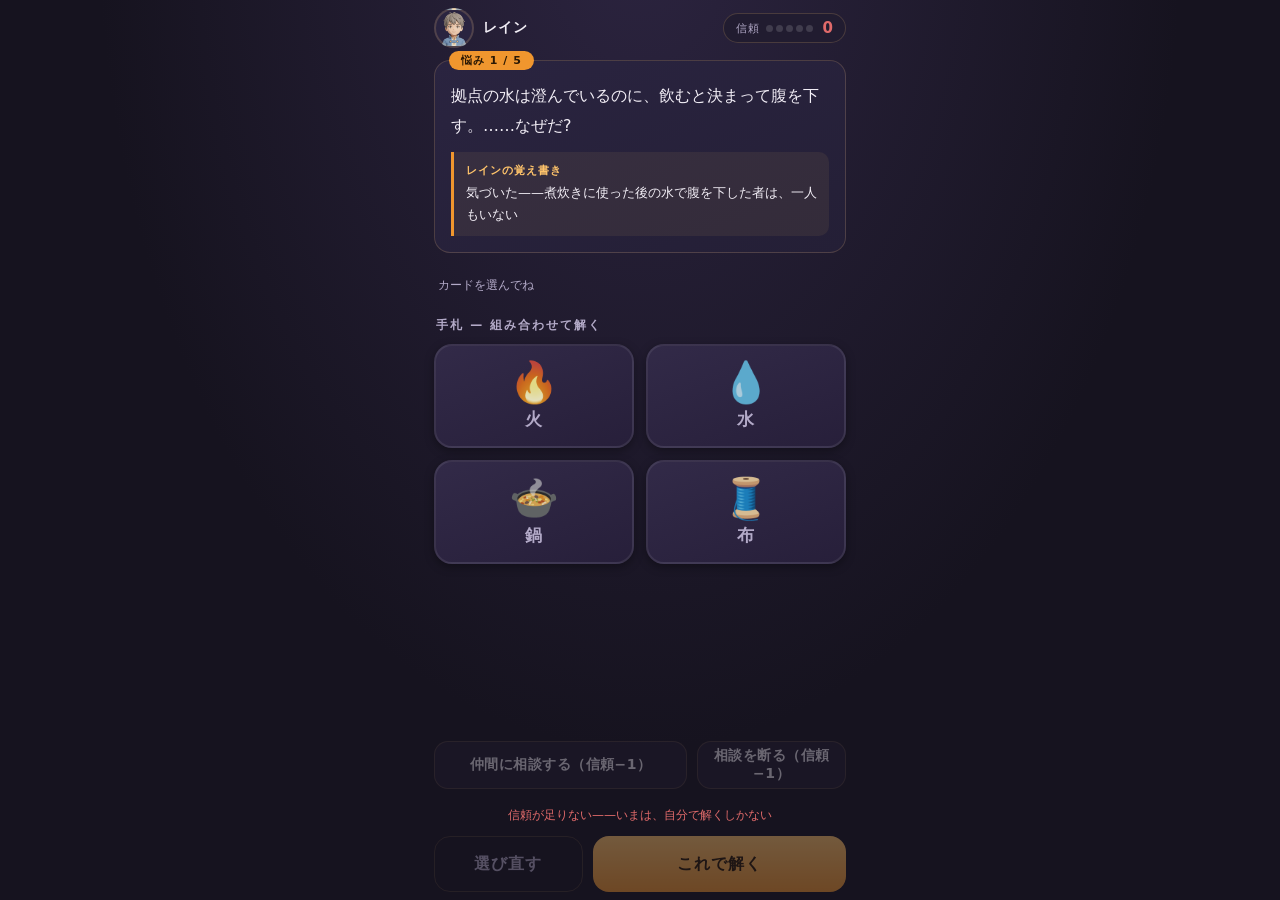
<file: index.html>
<!DOCTYPE html>
<html lang="ja">
<head>
<meta charset="UTF-8">
<meta name="viewport" content="width=device-width, initial-scale=1.0, viewport-fit=cover, user-scalable=no">
<meta name="theme-color" content="#1a1726">
<title>灯火の街リーザ（仮）— カードパズル</title>
<link rel="stylesheet" href="css/style.css">
</head>
<body>
<div id="app">

  <!-- ヘッダ：レインと信頼ゲージ -->
  <header id="topbar">
    <div id="who">
      <span id="face" aria-hidden="true"></span>
      <span id="who-name">レイン</span>
    </div>
    <div id="trust" aria-label="信頼">
      <span id="trust-label">信頼</span>
      <span id="trust-pips" aria-hidden="true"></span>
      <span id="trust-val">0</span>
    </div>
  </header>

  <!-- 仲間加入などの地の文（ある問題のみ） -->
  <p id="lead" hidden></p>

  <!-- 悩み -->
  <section id="problem">
    <div id="problem-tag">悩み</div>
    <p id="problem-text"></p>
    <!-- 観察メモ（無料・常時表示） -->
    <p id="observe"><span id="observe-label">レインの覚え書き</span><span id="observe-text"></span></p>
  </section>

  <!-- 仲間の声（相談ヒント。出た分だけ積み上がる） -->
  <section id="hints" aria-live="polite"></section>

  <!-- 選択中（レシピ） -->
  <section id="recipe" aria-live="polite">
    <span id="recipe-hint">カードを選んでね</span>
    <div id="recipe-chips"></div>
  </section>

  <!-- 手札 -->
  <main id="hand-area">
    <h2 id="hand-head">手札 — 組み合わせて解く</h2>
    <ul id="hand"></ul>
  </main>

  <!-- 相談・撤退（いずれも信頼を消費。足りなければ無効） -->
  <section id="assist">
    <button type="button" id="btn-hint">仲間に相談する</button>
    <button type="button" id="btn-decline">相談を断る</button>
  </section>
  <p id="assist-note" hidden></p>

  <!-- 操作バー -->
  <nav id="actionbar">
    <button type="button" id="btn-clear" disabled>選び直す</button>
    <button type="button" id="btn-solve" disabled>これで解く</button>
  </nav>

</div>

<!-- 結果オーバーレイ -->
<div id="result" hidden>
  <div id="result-card" role="dialog" aria-modal="true">
    <div id="result-mark"></div>
    <h3 id="result-title"></h3>
    <p id="result-text"></p>
    <div id="result-trust"></div>
    <button type="button" id="result-next"></button>
  </div>
</div>

<script src="js/data.js"></script>
<script src="js/main.js"></script>
</body>
</html>
</file>
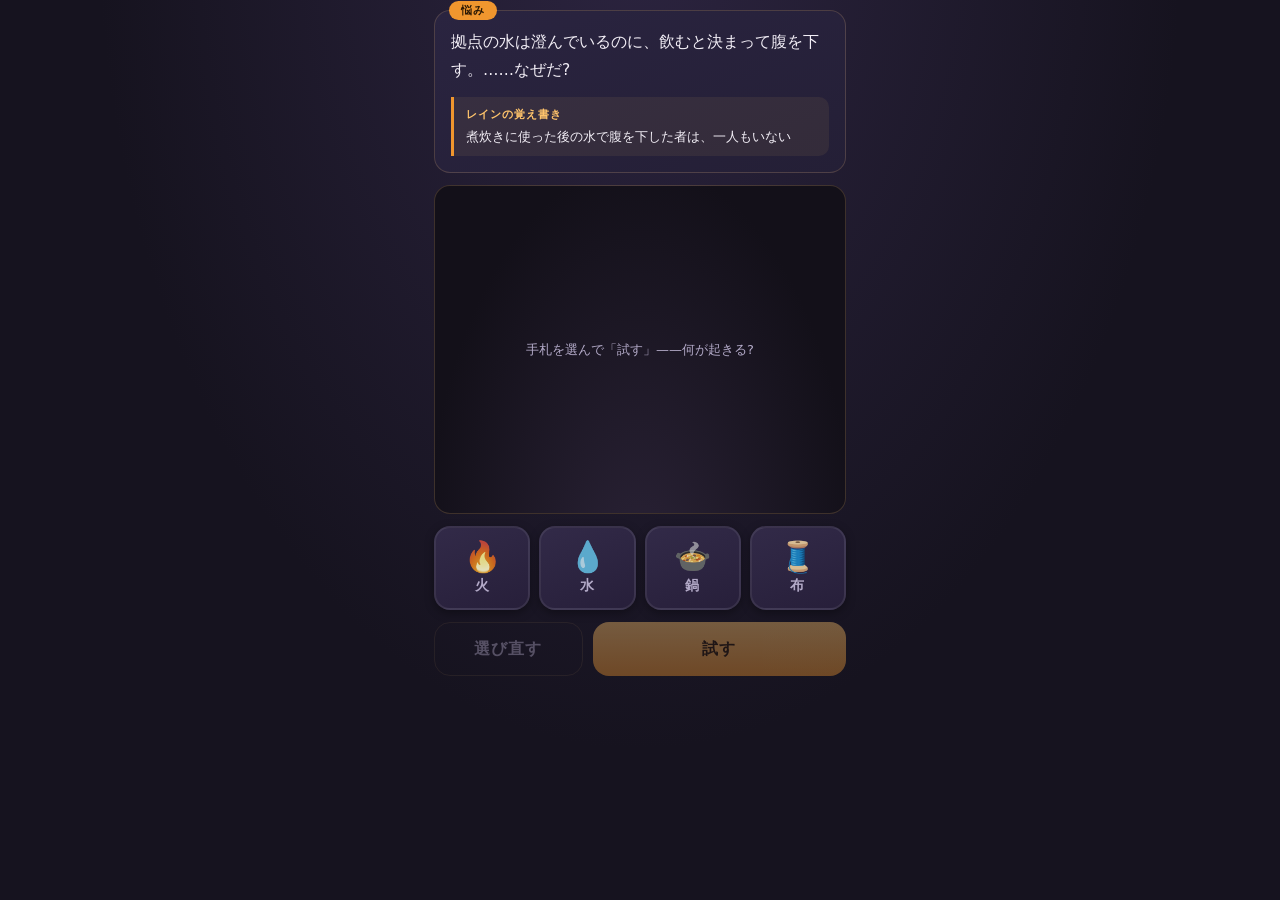
<file: experiment.html>
<!DOCTYPE html>
<html lang="ja">
<head>
<meta charset="UTF-8">
<meta name="viewport" content="width=device-width, initial-scale=1.0, viewport-fit=cover, user-scalable=no">
<meta name="theme-color" content="#1a1726">
<title>灯火の街リーザ（仮）— 問1 実験スライス</title>
<link rel="stylesheet" href="css/experiment.css">
</head>
<body>
<div id="exp-app">

  <!-- 悩み -->
  <section id="exp-problem">
    <div id="exp-problem-tag">悩み</div>
    <p id="exp-problem-text">拠点の水は澄んでいるのに、飲むと決まって腹を下す。……なぜだ?</p>
    <p id="exp-observe">
      <span id="exp-observe-label">レインの覚え書き</span>
      <span>煮炊きに使った後の水で腹を下した者は、一人もいない</span>
    </p>
  </section>

  <!-- 実験ビュー（Three.js の舞台） -->
  <section id="exp-view">
    <canvas id="exp-canvas"></canvas>
    <p id="exp-view-hint">手札を選んで「試す」——何が起きる?</p>
  </section>

  <!-- レインの一言（現象の「後」に出る） -->
  <div id="exp-line" hidden>
    <span id="exp-line-who">レイン</span>
    <p id="exp-line-text"></p>
    <p id="exp-line-sub" hidden></p>
  </div>

  <!-- 手札 -->
  <ul id="exp-hand"></ul>

  <!-- 操作 -->
  <nav id="exp-actions">
    <button type="button" id="exp-reset" disabled>選び直す</button>
    <button type="button" id="exp-try" disabled>試す</button>
  </nav>

</div>

<script src="vendor/three.min.js"></script>
<script src="js/experiment.js"></script>
</body>
</html>
</file>
<file: css/style.css>
/* ============================================================
   灯火の街リーザ（仮）— カードパズル 問1
   スマホ縦 390px 基準。手札の選択操作を最優先で作り込む。
   ============================================================ */

:root {
  --bg: #16131f;
  --bg-2: #211c30;
  --panel: #2a2440;
  --ink: #f2eef6;
  --ink-dim: #b3aac8;
  --amber: #ffc46b;
  --amber-deep: #f0962e;
  --on: #ffd98a;
  --on-edge: #ffb347;
  --line: rgba(255, 200, 120, 0.18);
  --danger: #e06a6a;
  --ok: #7fd49a;
}

* { margin: 0; padding: 0; box-sizing: border-box; }

html, body { height: 100%; }
body {
  background:
    radial-gradient(ellipse at 50% -10%, #2c2440 0%, transparent 60%),
    var(--bg);
  color: var(--ink);
  font-family: "Hiragino Kaku Gothic ProN", "Hiragino Sans", "Yu Gothic", "Meiryo", system-ui, sans-serif;
  -webkit-text-size-adjust: 100%;
  -webkit-tap-highlight-color: transparent;
  user-select: none;
  -webkit-user-select: none;
  touch-action: manipulation;
  overscroll-behavior: none;
}

button { font-family: inherit; cursor: pointer; border: none; color: inherit; }

#app {
  display: flex;
  flex-direction: column;
  min-height: 100dvh;
  max-width: 440px;
  margin: 0 auto;
  padding: calc(8px + env(safe-area-inset-top)) 14px
           calc(8px + env(safe-area-inset-bottom));
  gap: 12px;
}

/* ---------- ヘッダ ---------- */
#topbar {
  display: flex;
  align-items: center;
  justify-content: space-between;
}
#who { display: flex; align-items: center; gap: 9px; }
#face {
  width: 40px; height: 40px;
  border-radius: 50%;
  background-size: cover;
  background-position: center top;
  background-color: var(--panel);
  border: 2px solid var(--line);
  flex-shrink: 0;
}
#who-name { font-size: 14px; font-weight: bold; letter-spacing: 1px; }

#trust {
  display: flex; align-items: center; gap: 6px;
  background: var(--bg-2);
  border: 1px solid var(--line);
  border-radius: 999px;
  padding: 5px 12px;
}
#trust-label { font-size: 11px; color: var(--ink-dim); letter-spacing: 1px; }
#trust-pips { display: inline-flex; gap: 3px; }
.pip {
  width: 7px; height: 7px; border-radius: 50%;
  background: rgba(255, 255, 255, 0.14);
}
.pip.lit { background: var(--amber); box-shadow: 0 0 7px rgba(255, 196, 107, 0.7); }
#trust-val { font-size: 15px; font-weight: bold; color: var(--amber); min-width: 14px; text-align: right; }
#trust.low #trust-val { color: var(--danger); }

/* ---------- 仲間加入などの地の文 ---------- */
#lead {
  margin: -2px 6px -4px;
  font-size: 12.5px;
  line-height: 1.7;
  color: var(--amber);
  opacity: 0.85;
  letter-spacing: 0.5px;
}
#lead[hidden] { display: none; }

/* ---------- 悩み ---------- */
#problem {
  position: relative;
  background: linear-gradient(160deg, var(--panel), #241f36);
  border: 1px solid var(--line);
  border-radius: 16px;
  padding: 16px 16px 16px;
}
#problem-tag {
  position: absolute; top: -10px; left: 14px;
  background: var(--amber-deep);
  color: #2a1804;
  font-size: 11px; font-weight: bold;
  padding: 2px 12px; border-radius: 999px;
  letter-spacing: 1px;
}
#problem-text { font-size: 16px; line-height: 1.85; margin-top: 4px; }

/* 観察メモ（無料・常時表示） */
#observe {
  margin-top: 12px;
  padding: 9px 12px 9px 12px;
  border-left: 3px solid var(--amber-deep);
  background: rgba(255, 196, 107, 0.07);
  border-radius: 0 10px 10px 0;
  font-size: 13px;
  line-height: 1.75;
  color: var(--ink);
}
#observe-label {
  display: block;
  font-size: 10.5px;
  font-weight: bold;
  letter-spacing: 1px;
  color: var(--amber);
  margin-bottom: 2px;
}

/* ---------- 仲間の声（相談ヒント） ---------- */
#hints { display: flex; flex-direction: column; gap: 8px; }
#hints:empty { display: none; }
.hint {
  background: var(--bg-2);
  border: 1px solid var(--line);
  border-radius: 12px;
  padding: 9px 13px;
  font-size: 13.5px;
  line-height: 1.7;
  animation: up 0.28s cubic-bezier(0.2, 1, 0.4, 1);
}
.hint-who {
  display: block;
  font-size: 11px;
  font-weight: bold;
  letter-spacing: 1px;
  color: var(--amber);
  margin-bottom: 2px;
}
.hint.deep { border-color: var(--on-edge); background: rgba(255, 196, 107, 0.1); }

/* ---------- 相談・撤退 ---------- */
#assist {
  display: grid;
  grid-template-columns: 1.7fr 1fr;
  gap: 10px;
}
#assist button {
  min-height: 48px;
  border-radius: 14px;
  font-size: 14px;
  font-weight: bold;
  letter-spacing: 0.5px;
  background: var(--bg-2);
  border: 1.5px solid var(--line);
  color: var(--ink);
  transition: transform 0.12s cubic-bezier(0.34, 1.7, 0.5, 1), opacity 0.2s;
}
#btn-hint { color: var(--amber); border-color: rgba(255, 196, 107, 0.4); }
#btn-decline { color: var(--ink-dim); }
#assist button:active:not(:disabled) { transform: scale(0.96); }
#assist button:disabled { opacity: 0.38; cursor: default; }
#assist-note {
  margin: 6px 4px -4px;
  font-size: 12px;
  color: var(--danger);
  text-align: center;
}
#assist-note[hidden] { display: none; }

/* ---------- 選択中（レシピ） ---------- */
#recipe {
  min-height: 40px;
  display: flex; align-items: center; flex-wrap: wrap; gap: 8px;
  padding: 6px 4px;
}
#recipe-hint { font-size: 12px; color: var(--ink-dim); }
#recipe-chips { display: flex; flex-wrap: wrap; gap: 8px; }
.chip {
  display: inline-flex; align-items: center; gap: 4px;
  background: rgba(255, 196, 107, 0.14);
  border: 1.5px solid var(--on-edge);
  color: var(--on);
  font-size: 14px; font-weight: bold;
  padding: 6px 8px 6px 11px;
  border-radius: 999px;
  min-height: 36px;
}
.chip-x {
  display: inline-flex; align-items: center; justify-content: center;
  width: 18px; height: 18px; border-radius: 50%;
  background: rgba(255, 255, 255, 0.16);
  font-size: 13px; line-height: 1;
}

/* ---------- 手札 ---------- */
#hand-area { flex: 1; }
#hand-head { font-size: 12px; color: var(--ink-dim); letter-spacing: 2px; margin: 0 2px 10px; }
#hand {
  list-style: none;
  display: grid;
  grid-template-columns: 1fr 1fr;
  gap: 12px;
}

.card {
  position: relative;
  width: 100%;
  min-height: 104px;
  display: flex;
  flex-direction: column;
  align-items: center;
  justify-content: center;
  gap: 6px;
  background: linear-gradient(160deg, #322a48, #271f3a);
  border: 2px solid rgba(255, 255, 255, 0.08);
  border-radius: 18px;
  color: var(--ink-dim);
  box-shadow: 0 3px 10px rgba(0, 0, 0, 0.35);
  transition: transform 0.12s cubic-bezier(0.34, 1.6, 0.5, 1),
              border-color 0.15s ease, background 0.15s ease, color 0.15s ease;
}
.card:active { transform: scale(0.95); }
.card-icon { font-size: 40px; line-height: 1; filter: grayscale(0.25) brightness(0.9); transition: filter 0.15s; }
.card-label { font-size: 17px; font-weight: bold; letter-spacing: 2px; }
.card-check {
  position: absolute; top: 8px; right: 8px;
  width: 24px; height: 24px; border-radius: 50%;
  display: flex; align-items: center; justify-content: center;
  background: var(--on-edge); color: #2a1804;
  font-size: 15px; font-weight: bold;
  transform: scale(0); transition: transform 0.16s cubic-bezier(0.34, 1.8, 0.5, 1);
}

/* 選択中の見え方（はっきり差をつける） */
.card.on {
  color: var(--on);
  background: linear-gradient(160deg, #4a3a2a, #3a2c20);
  border-color: var(--on-edge);
  box-shadow: 0 0 0 1px var(--on-edge), 0 6px 18px rgba(240, 150, 46, 0.35);
  transform: translateY(-3px);
}
.card.on .card-icon { filter: none; }
.card.on .card-check { transform: scale(1); }

/* ---------- 操作バー ---------- */
#actionbar {
  position: sticky;
  bottom: 0;
  display: grid;
  grid-template-columns: 1fr 1.7fr;
  gap: 10px;
  padding-top: 4px;
}
#actionbar button {
  min-height: 56px;
  border-radius: 16px;
  font-size: 16px;
  font-weight: bold;
  letter-spacing: 1px;
  transition: transform 0.12s cubic-bezier(0.34, 1.7, 0.5, 1), opacity 0.2s;
}
#actionbar button:active:not(:disabled) { transform: scale(0.95); }
#btn-clear {
  background: transparent;
  border: 1.5px solid var(--line);
  color: var(--ink-dim);
}
#btn-solve {
  background: linear-gradient(to bottom, var(--amber), var(--amber-deep));
  color: #2a1804;
  box-shadow: 0 4px 14px rgba(240, 150, 46, 0.4);
}
#actionbar button:disabled { opacity: 0.4; box-shadow: none; cursor: default; }

/* ---------- 結果オーバーレイ ---------- */
#result {
  position: fixed; inset: 0; z-index: 30;
  display: flex; align-items: flex-end; justify-content: center;
  background: rgba(8, 6, 14, 0.74);
  animation: fade 0.25s ease;
}
#result[hidden] { display: none; }
@keyframes fade { from { opacity: 0; } to { opacity: 1; } }

#result-card {
  width: 100%;
  max-width: 440px;
  background: linear-gradient(165deg, #2c2540, #211b30);
  border-top: 2px solid var(--line);
  border-radius: 22px 22px 0 0;
  padding: 24px 20px calc(22px + env(safe-area-inset-bottom));
  animation: up 0.32s cubic-bezier(0.2, 1, 0.4, 1);
  text-align: center;
}
@keyframes up { from { transform: translateY(40px); opacity: 0; } to { transform: translateY(0); opacity: 1; } }

#result-mark {
  width: 56px; height: 56px; margin: 0 auto 10px;
  border-radius: 50%;
  display: flex; align-items: center; justify-content: center;
  font-size: 30px; font-weight: bold;
  background: rgba(255, 255, 255, 0.08);
}
#result-card.ok #result-mark { background: rgba(127, 212, 154, 0.18); color: var(--ok); box-shadow: 0 0 24px rgba(127, 212, 154, 0.3); }
#result-card.ng #result-mark { background: rgba(224, 106, 106, 0.16); color: var(--danger); }
#result-card.over #result-mark { background: rgba(224, 106, 106, 0.16); color: var(--danger); }
#result-title { font-size: 17px; margin-bottom: 12px; }
#result-card.ok #result-title { color: var(--ok); }
#result-card.ng #result-title, #result-card.over #result-title { color: var(--danger); }
#result-text { font-size: 14.5px; line-height: 1.95; color: var(--ink); white-space: pre-wrap; }
#result-trust { font-size: 13px; color: var(--amber); margin-top: 14px; white-space: pre-wrap; line-height: 1.7; }

#result-next {
  width: 100%;
  min-height: 54px;
  margin-top: 20px;
  border-radius: 16px;
  font-size: 16px; font-weight: bold;
  background: linear-gradient(to bottom, var(--amber), var(--amber-deep));
  color: #2a1804;
  box-shadow: 0 4px 14px rgba(240, 150, 46, 0.4);
  transition: transform 0.12s cubic-bezier(0.34, 1.7, 0.5, 1);
}
#result-next:active { transform: scale(0.97); }

/* 小さい画面でも詰まりすぎない */
@media (max-height: 680px) {
  .card { min-height: 88px; }
  .card-icon { font-size: 34px; }
  #problem-text { font-size: 15px; }
}
</file>
<file: css/experiment.css>
/* ============================================================
   灯火の街リーザ（仮）— 問1 実験スライス（独立ページ）
   カードを「試す」と結果が現象として起きる。スマホ縦 390px 基準。
   ※ v2 本体（style.css）とは無関係。このページ専用。
   ============================================================ */

:root {
  --bg: #16131f;
  --bg-2: #211c30;
  --panel: #2a2440;
  --ink: #f2eef6;
  --ink-dim: #b3aac8;
  --amber: #ffc46b;
  --amber-deep: #f0962e;
  --on: #ffd98a;
  --on-edge: #ffb347;
  --line: rgba(255, 200, 120, 0.18);
  --ok: #7fd49a;
}

* { margin: 0; padding: 0; box-sizing: border-box; }
html, body { height: 100%; }
body {
  background:
    radial-gradient(ellipse at 50% -10%, #2c2440 0%, transparent 60%),
    var(--bg);
  color: var(--ink);
  font-family: "Hiragino Kaku Gothic ProN", "Hiragino Sans", "Yu Gothic", "Meiryo", system-ui, sans-serif;
  -webkit-text-size-adjust: 100%;
  -webkit-tap-highlight-color: transparent;
  user-select: none;
  -webkit-user-select: none;
  touch-action: manipulation;
  overscroll-behavior: none;
}
button { font-family: inherit; cursor: pointer; border: none; color: inherit; }

#exp-app {
  display: flex;
  flex-direction: column;
  min-height: 100dvh;
  max-width: 440px;
  margin: 0 auto;
  padding: calc(10px + env(safe-area-inset-top)) 14px
           calc(10px + env(safe-area-inset-bottom));
  gap: 12px;
}

/* ---------- 悩み ---------- */
#exp-problem {
  position: relative;
  background: linear-gradient(160deg, var(--panel), #241f36);
  border: 1px solid var(--line);
  border-radius: 16px;
  padding: 16px;
}
#exp-problem-tag {
  position: absolute; top: -10px; left: 14px;
  background: var(--amber-deep);
  color: #2a1804;
  font-size: 11px; font-weight: bold;
  padding: 2px 12px; border-radius: 999px;
  letter-spacing: 1px;
}
#exp-problem-text { font-size: 15.5px; line-height: 1.8; margin-top: 2px; }
#exp-observe {
  margin-top: 12px;
  padding: 9px 12px;
  border-left: 3px solid var(--amber-deep);
  background: rgba(255, 196, 107, 0.07);
  border-radius: 0 10px 10px 0;
  font-size: 12.5px;
  line-height: 1.7;
  color: var(--ink);
}
#exp-observe-label {
  display: block;
  font-size: 10.5px; font-weight: bold; letter-spacing: 1px;
  color: var(--amber);
  margin-bottom: 2px;
}

/* ---------- 実験ビュー ---------- */
#exp-view {
  position: relative;
  width: 100%;
  aspect-ratio: 5 / 4;
  background: radial-gradient(ellipse at 50% 120%, #2a2236 0%, #131019 75%);
  border: 1px solid var(--line);
  border-radius: 16px;
  overflow: hidden;
}
#exp-canvas { display: block; width: 100%; height: 100%; }
#exp-view-hint {
  position: absolute; left: 0; right: 0; top: 50%;
  transform: translateY(-50%);
  text-align: center;
  font-size: 13px; color: var(--ink-dim);
  pointer-events: none;
  transition: opacity 0.3s;
  padding: 0 20px;
}
#exp-view-hint.gone { opacity: 0; }

/* ---------- レインの一言 ---------- */
#exp-line {
  background: var(--bg-2);
  border: 1px solid var(--line);
  border-left: 3px solid var(--on-edge);
  border-radius: 12px;
  padding: 11px 14px;
  animation: line-up 0.32s cubic-bezier(0.2, 1, 0.4, 1);
}
#exp-line[hidden] { display: none; }
@keyframes line-up { from { transform: translateY(8px); opacity: 0; } to { transform: translateY(0); opacity: 1; } }
#exp-line-who { display: block; font-size: 11px; font-weight: bold; letter-spacing: 1px; color: var(--amber); margin-bottom: 3px; }
#exp-line-text { font-size: 14.5px; line-height: 1.7; }
#exp-line-sub { font-size: 12.5px; line-height: 1.6; color: var(--ink-dim); margin-top: 6px; }
#exp-line-sub[hidden] { display: none; }

/* ---------- 手札 ---------- */
#exp-hand {
  list-style: none;
  display: grid;
  grid-template-columns: repeat(4, 1fr);
  gap: 9px;
}
.exp-card {
  position: relative;
  width: 100%;
  min-height: 84px;
  display: flex; flex-direction: column;
  align-items: center; justify-content: center; gap: 5px;
  background: linear-gradient(160deg, #322a48, #271f3a);
  border: 2px solid rgba(255, 255, 255, 0.08);
  border-radius: 16px;
  color: var(--ink-dim);
  box-shadow: 0 3px 10px rgba(0, 0, 0, 0.35);
  transition: transform 0.12s cubic-bezier(0.34, 1.6, 0.5, 1),
              border-color 0.15s ease, background 0.15s ease, color 0.15s ease;
}
.exp-card:active { transform: scale(0.94); }
.exp-card-icon { font-size: 30px; line-height: 1; filter: grayscale(0.25) brightness(0.9); transition: filter 0.15s; }
.exp-card-label { font-size: 14px; font-weight: bold; letter-spacing: 1px; }
.exp-card-check {
  position: absolute; top: 6px; right: 6px;
  width: 20px; height: 20px; border-radius: 50%;
  display: flex; align-items: center; justify-content: center;
  background: var(--on-edge); color: #2a1804;
  font-size: 13px; font-weight: bold;
  transform: scale(0); transition: transform 0.16s cubic-bezier(0.34, 1.8, 0.5, 1);
}
.exp-card.on {
  color: var(--on);
  background: linear-gradient(160deg, #4a3a2a, #3a2c20);
  border-color: var(--on-edge);
  box-shadow: 0 0 0 1px var(--on-edge), 0 6px 16px rgba(240, 150, 46, 0.35);
  transform: translateY(-3px);
}
.exp-card.on .exp-card-icon { filter: none; }
.exp-card.on .exp-card-check { transform: scale(1); }

/* ---------- 操作 ---------- */
#exp-actions {
  display: grid;
  grid-template-columns: 1fr 1.7fr;
  gap: 10px;
}
#exp-actions button {
  min-height: 54px;
  border-radius: 16px;
  font-size: 16px; font-weight: bold; letter-spacing: 1px;
  transition: transform 0.12s cubic-bezier(0.34, 1.7, 0.5, 1), opacity 0.2s;
}
#exp-actions button:active:not(:disabled) { transform: scale(0.95); }
#exp-reset {
  background: transparent;
  border: 1.5px solid var(--line);
  color: var(--ink-dim);
}
#exp-try {
  background: linear-gradient(to bottom, var(--amber), var(--amber-deep));
  color: #2a1804;
  box-shadow: 0 4px 14px rgba(240, 150, 46, 0.4);
}
#exp-actions button:disabled { opacity: 0.4; box-shadow: none; cursor: default; }

@media (max-height: 720px) {
  .exp-card { min-height: 72px; }
  .exp-card-icon { font-size: 26px; }
}
</file>
